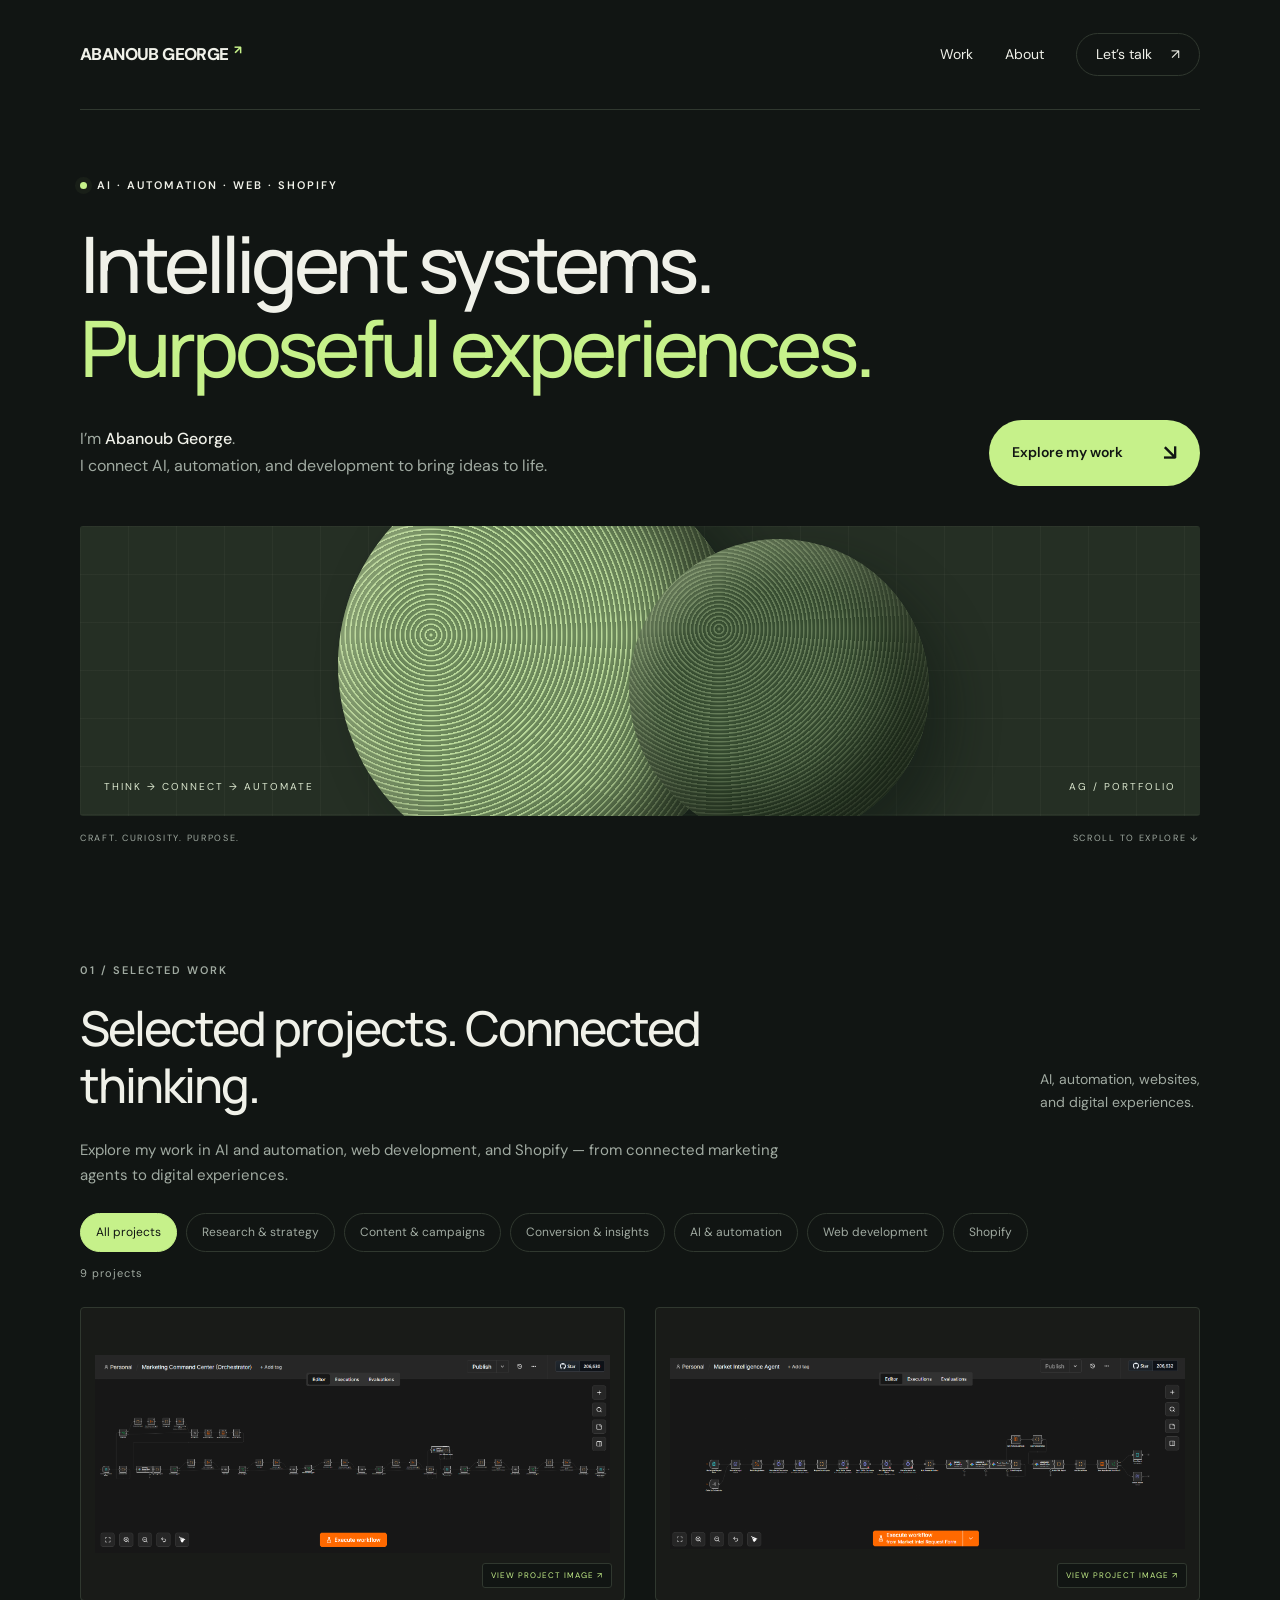
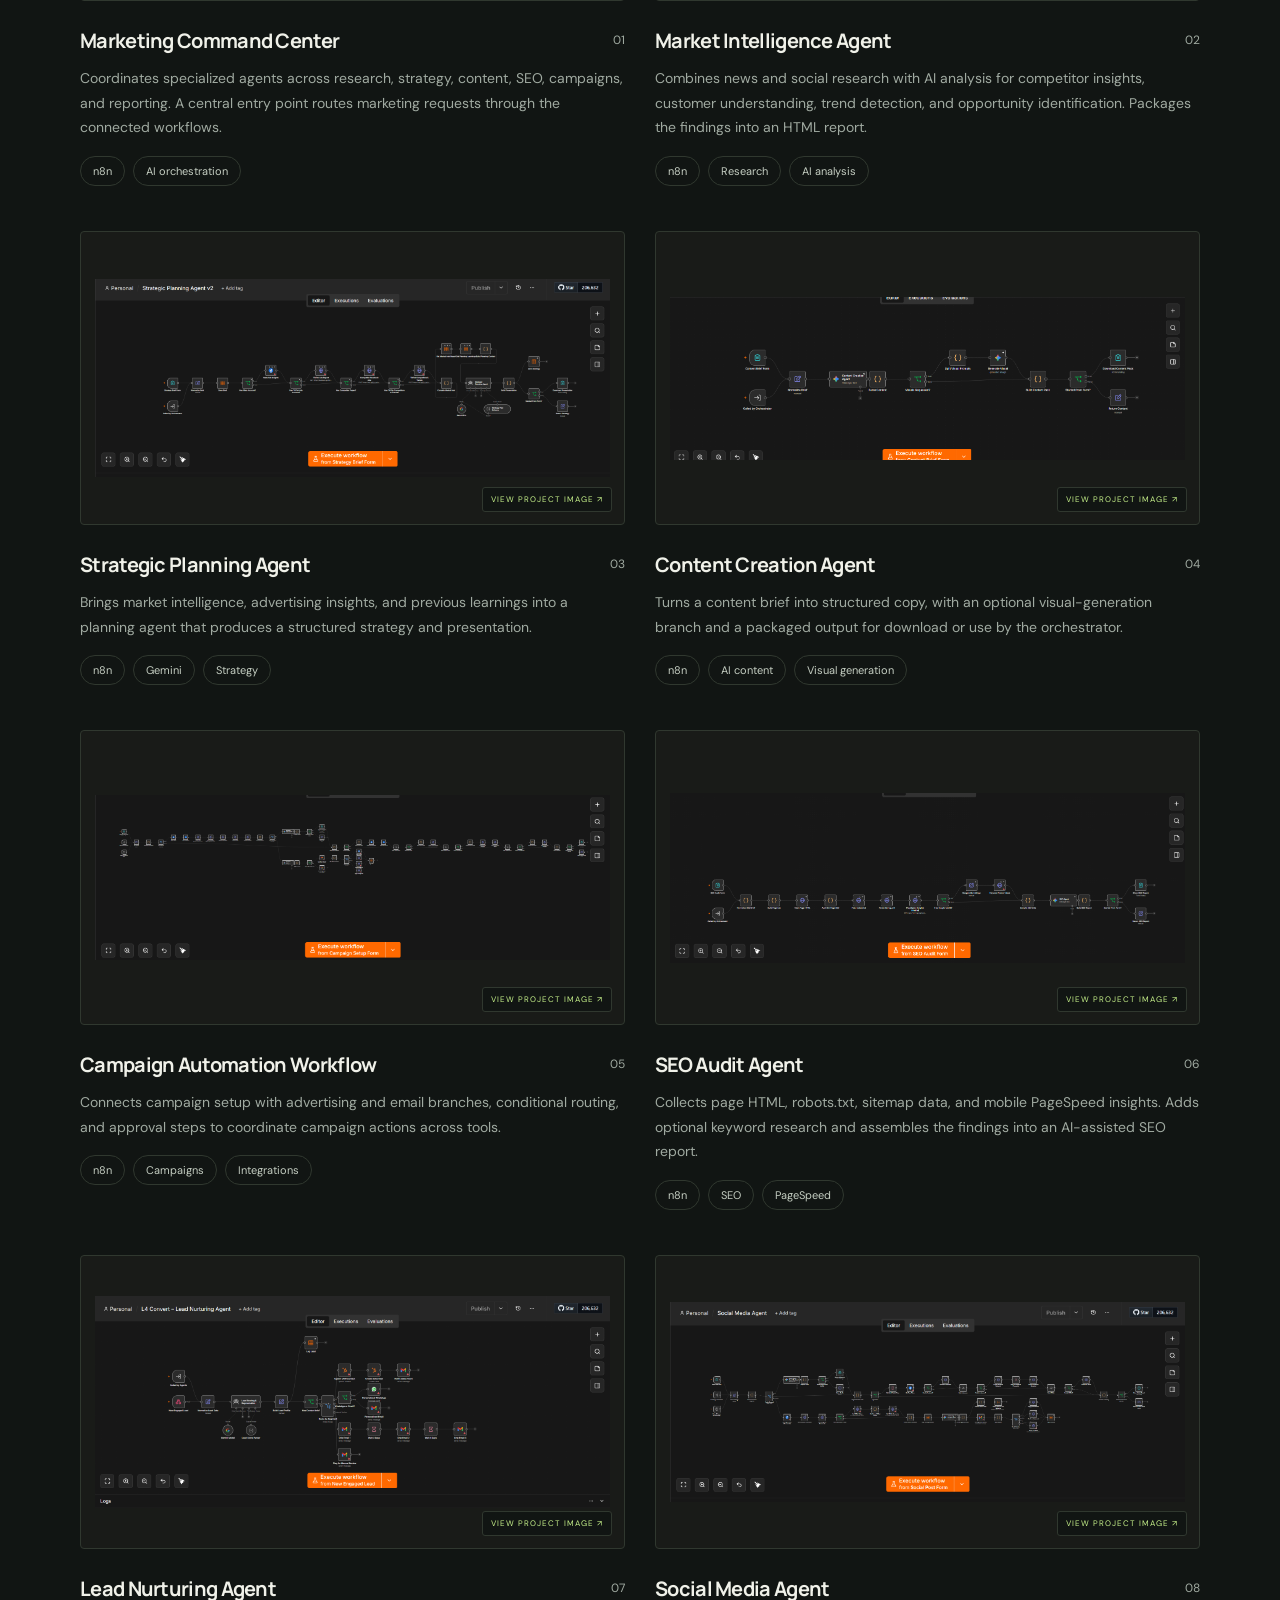
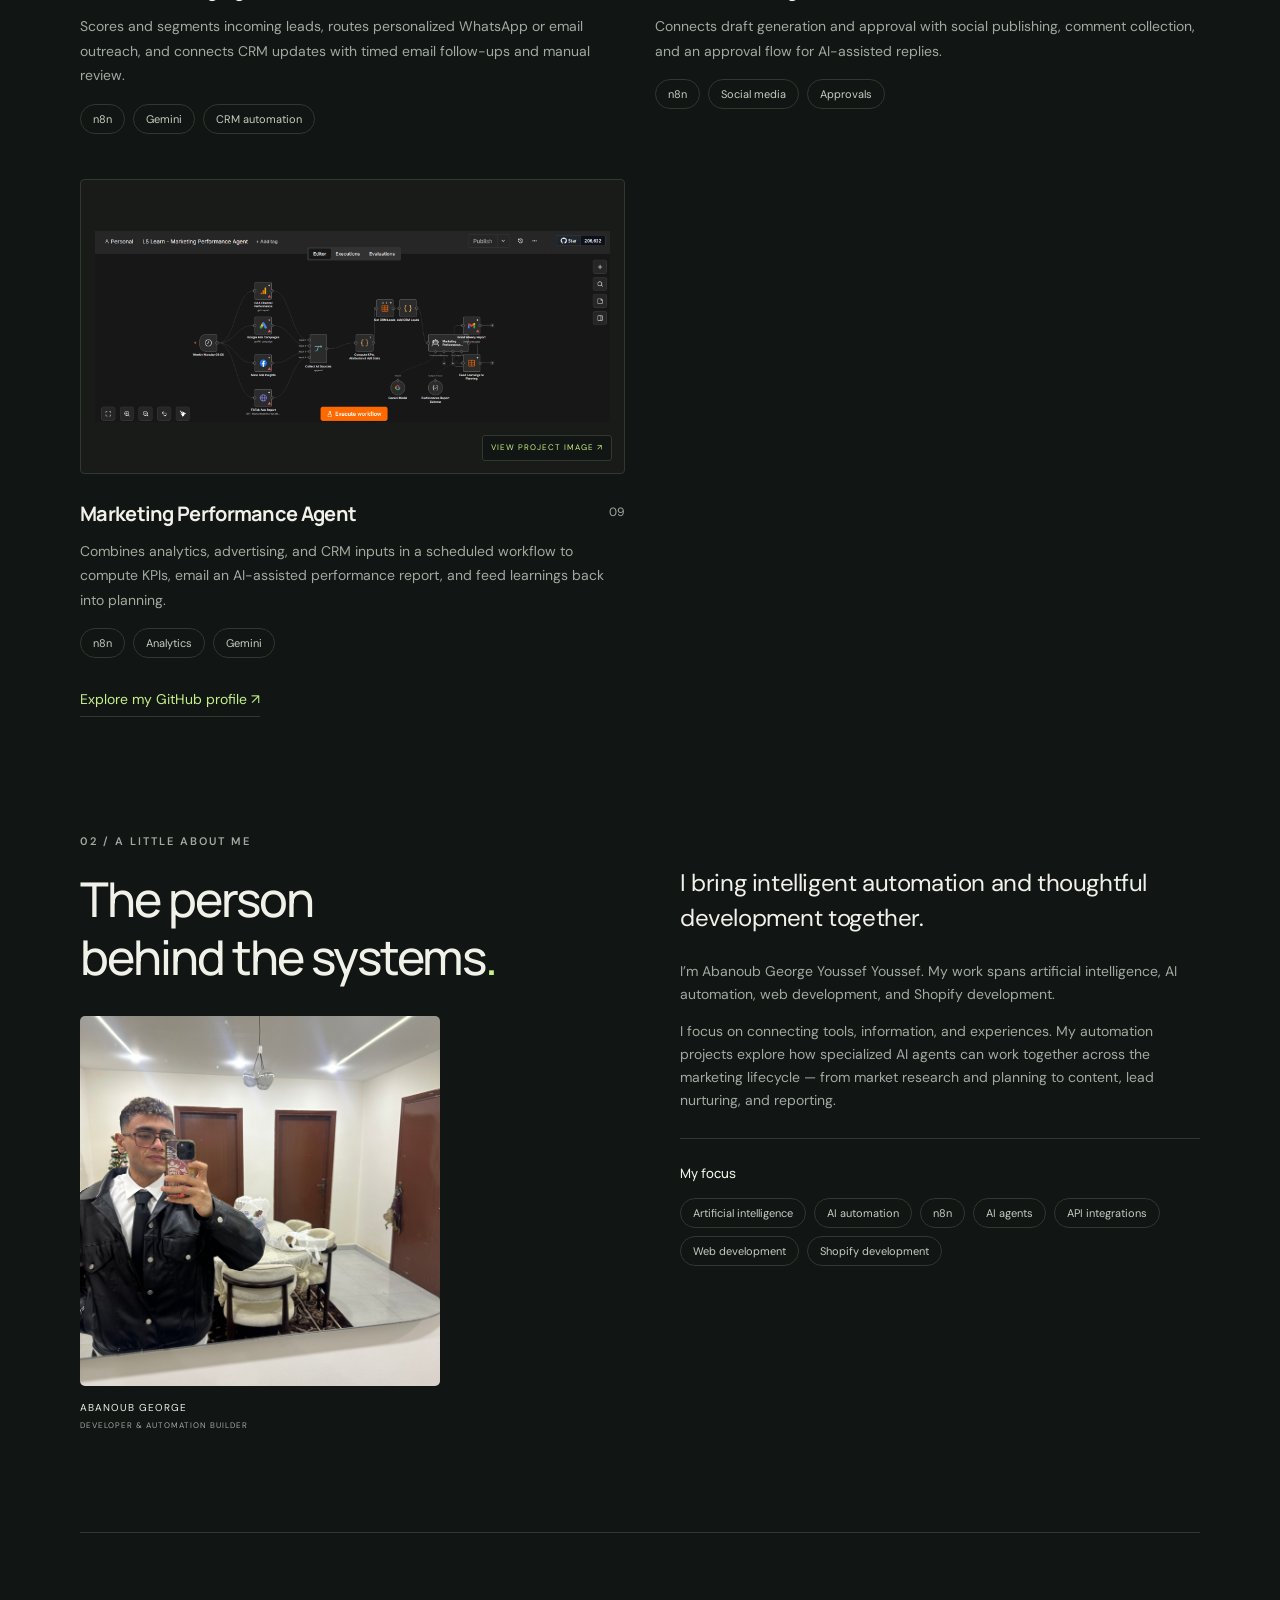
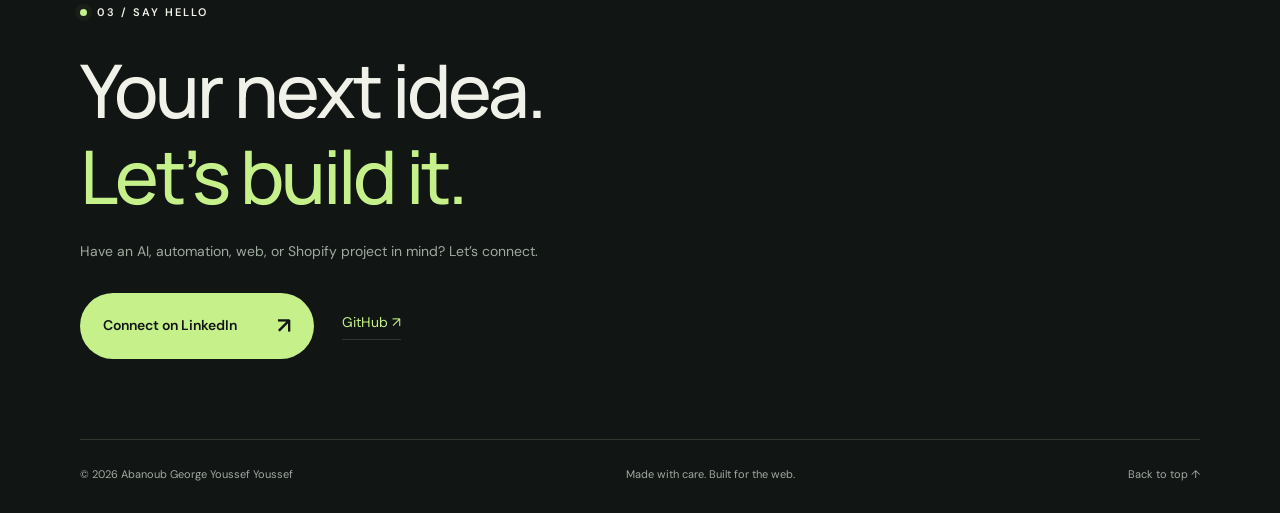
<file: index.html>
<!doctype html>
<html lang="en">
<head>
  <meta charset="utf-8">
  <meta name="viewport" content="width=device-width, initial-scale=1">
  <meta name="description" content="Abanoub George Youssef Youssef — AI, AI automation, web development, and Shopify development. Explore my connected marketing agents and automation workflows.">
  <meta name="theme-color" content="#111513">
  <title>Abanoub George | AI, Automation & Web Development</title>
  <link rel="icon" href="favicon.svg" type="image/svg+xml">
  <link rel="stylesheet" href="styles.css">
  <link rel="stylesheet" href="personal.css">
  <link rel="stylesheet" href="reviews.css">
</head>
<body>
  <a class="skip-link" href="#main">Skip to content</a>
  <header class="header wrap">
    <a class="brand" href="#" aria-label="Portfolio home">ABANOUB GEORGE<span>↗</span></a>
    <nav aria-label="Main navigation"><a href="#work">Work</a><a href="#about">About</a><a class="nav-contact" href="#contact">Let’s talk <span aria-hidden="true">↗</span></a></nav>
  </header>
  <main id="main">
    <section class="hero wrap" aria-labelledby="hero-title">
      <div class="eyebrow"><span class="dot"></span> AI · AUTOMATION · WEB · SHOPIFY</div>
      <h1 id="hero-title">Intelligent systems.<br><span>Purposeful experiences.</span></h1>
      <div class="hero-bottom"><p>I’m <strong>Abanoub George</strong>.<br>I connect AI, automation, and development to bring ideas to life.</p><a class="button" href="#work">Explore my work <span aria-hidden="true">↘</span></a></div>
      <div class="hero-art" aria-hidden="true"><div class="art-grid"></div><div class="orb orb-one"></div><div class="orb orb-two"></div><div class="art-label">THINK → CONNECT → AUTOMATE</div><span class="art-number">AG / PORTFOLIO</span></div>
      <div class="hero-caption"><span>CRAFT. CURIOSITY. PURPOSE.</span><span>SCROLL TO EXPLORE ↓</span></div>
    </section>
    <section id="work" class="section wrap" aria-labelledby="work-title">
      <div class="section-heading"><div><p class="eyebrow">01 / SELECTED WORK</p><h2 id="work-title">Selected projects. Connected thinking.</h2></div><p>AI, automation, websites,<br>and digital experiences.</p></div>
      <p class="work-intro">Explore my work in AI and automation, web development, and Shopify — from connected marketing agents to digital experiences.</p>
      <div class="filters" role="group" aria-label="Filter projects" hidden><button type="button" class="filter active" data-filter="all" aria-pressed="true">All projects</button><button type="button" class="filter" data-filter="strategy" aria-pressed="false">Research & strategy</button><button type="button" class="filter" data-filter="execution" aria-pressed="false">Content & campaigns</button><button type="button" class="filter" data-filter="growth" aria-pressed="false">Conversion & insights</button><button type="button" class="filter" data-filter="ai" aria-pressed="false">AI & automation</button><button type="button" class="filter" data-filter="web" aria-pressed="false">Web development</button><button type="button" class="filter" data-filter="shopify" aria-pressed="false">Shopify</button></div>
      <p id="project-count" class="project-count" aria-live="polite"></p>
      <div class="projects">
<!-- PROJECTS:START -->
<article class="project" data-category="strategy"><a class="project-art screenshot" href="assets/orchestrator.png" data-preview="Marketing Command Center" aria-label="Enlarge Marketing Command Center screenshot"><img src="assets/orchestrator.png" alt="Marketing Command Center project screenshot" loading="lazy"><span class="image-hint">VIEW PROJECT IMAGE ↗</span></a><div class="project-meta"><h3>Marketing Command Center</h3><span>01</span></div><p>Coordinates specialized agents across research, strategy, content, SEO, campaigns, and reporting. A central entry point routes marketing requests through the connected workflows.</p><div class="tags"><span>n8n</span><span>AI orchestration</span></div><div class="project-links"></div></article>
<article class="project" data-category="strategy"><a class="project-art screenshot" href="assets/market-intelligence.png" data-preview="Market Intelligence Agent" aria-label="Enlarge Market Intelligence Agent screenshot"><img src="assets/market-intelligence.png" alt="Market Intelligence Agent project screenshot" loading="lazy"><span class="image-hint">VIEW PROJECT IMAGE ↗</span></a><div class="project-meta"><h3>Market Intelligence Agent</h3><span>02</span></div><p>Combines news and social research with AI analysis for competitor insights, customer understanding, trend detection, and opportunity identification. Packages the findings into an HTML report.</p><div class="tags"><span>n8n</span><span>Research</span><span>AI analysis</span></div><div class="project-links"></div></article>
<article class="project" data-category="strategy"><a class="project-art screenshot" href="assets/strategic-planning.png" data-preview="Strategic Planning Agent" aria-label="Enlarge Strategic Planning Agent screenshot"><img src="assets/strategic-planning.png" alt="Strategic Planning Agent project screenshot" loading="lazy"><span class="image-hint">VIEW PROJECT IMAGE ↗</span></a><div class="project-meta"><h3>Strategic Planning Agent</h3><span>03</span></div><p>Brings market intelligence, advertising insights, and previous learnings into a planning agent that produces a structured strategy and presentation.</p><div class="tags"><span>n8n</span><span>Gemini</span><span>Strategy</span></div><div class="project-links"></div></article>
<article class="project" data-category="execution"><a class="project-art screenshot" href="assets/content-creation.png" data-preview="Content Creation Agent" aria-label="Enlarge Content Creation Agent screenshot"><img src="assets/content-creation.png" alt="Content Creation Agent project screenshot" loading="lazy"><span class="image-hint">VIEW PROJECT IMAGE ↗</span></a><div class="project-meta"><h3>Content Creation Agent</h3><span>04</span></div><p>Turns a content brief into structured copy, with an optional visual-generation branch and a packaged output for download or use by the orchestrator.</p><div class="tags"><span>n8n</span><span>AI content</span><span>Visual generation</span></div><div class="project-links"></div></article>
<article class="project" data-category="execution"><a class="project-art screenshot" href="assets/campaign-automation.png" data-preview="Campaign Automation Workflow" aria-label="Enlarge Campaign Automation Workflow screenshot"><img src="assets/campaign-automation.png" alt="Campaign Automation Workflow project screenshot" loading="lazy"><span class="image-hint">VIEW PROJECT IMAGE ↗</span></a><div class="project-meta"><h3>Campaign Automation Workflow</h3><span>05</span></div><p>Connects campaign setup with advertising and email branches, conditional routing, and approval steps to coordinate campaign actions across tools.</p><div class="tags"><span>n8n</span><span>Campaigns</span><span>Integrations</span></div><div class="project-links"></div></article>
<article class="project" data-category="growth"><a class="project-art screenshot" href="assets/seo-agent.png" data-preview="SEO Audit Agent" aria-label="Enlarge SEO Audit Agent screenshot"><img src="assets/seo-agent.png" alt="SEO Audit Agent project screenshot" loading="lazy"><span class="image-hint">VIEW PROJECT IMAGE ↗</span></a><div class="project-meta"><h3>SEO Audit Agent</h3><span>06</span></div><p>Collects page HTML, robots.txt, sitemap data, and mobile PageSpeed insights. Adds optional keyword research and assembles the findings into an AI-assisted SEO report.</p><div class="tags"><span>n8n</span><span>SEO</span><span>PageSpeed</span></div><div class="project-links"></div></article>
<article class="project" data-category="growth"><a class="project-art screenshot" href="assets/lead-nurturing.png" data-preview="Lead Nurturing Agent" aria-label="Enlarge Lead Nurturing Agent screenshot"><img src="assets/lead-nurturing.png" alt="Lead Nurturing Agent project screenshot" loading="lazy"><span class="image-hint">VIEW PROJECT IMAGE ↗</span></a><div class="project-meta"><h3>Lead Nurturing Agent</h3><span>07</span></div><p>Scores and segments incoming leads, routes personalized WhatsApp or email outreach, and connects CRM updates with timed email follow-ups and manual review.</p><div class="tags"><span>n8n</span><span>Gemini</span><span>CRM automation</span></div><div class="project-links"></div></article>
<article class="project" data-category="execution"><a class="project-art screenshot" href="assets/social-media.png" data-preview="Social Media Agent" aria-label="Enlarge Social Media Agent screenshot"><img src="assets/social-media.png" alt="Social Media Agent project screenshot" loading="lazy"><span class="image-hint">VIEW PROJECT IMAGE ↗</span></a><div class="project-meta"><h3>Social Media Agent</h3><span>08</span></div><p>Connects draft generation and approval with social publishing, comment collection, and an approval flow for AI-assisted replies.</p><div class="tags"><span>n8n</span><span>Social media</span><span>Approvals</span></div><div class="project-links"></div></article>
<article class="project" data-category="growth"><a class="project-art screenshot" href="assets/marketing-performance.png" data-preview="Marketing Performance Agent" aria-label="Enlarge Marketing Performance Agent screenshot"><img src="assets/marketing-performance.png" alt="Marketing Performance Agent project screenshot" loading="lazy"><span class="image-hint">VIEW PROJECT IMAGE ↗</span></a><div class="project-meta"><h3>Marketing Performance Agent</h3><span>09</span></div><p>Combines analytics, advertising, and CRM inputs in a scheduled workflow to compute KPIs, email an AI-assisted performance report, and feed learnings back into planning.</p><div class="tags"><span>n8n</span><span>Analytics</span><span>Gemini</span></div><div class="project-links"></div></article>
<!-- PROJECTS:END -->
      </div>
      <a class="text-link" href="https://github.com/abanoubgeorge20" target="_blank" rel="noopener noreferrer">Explore my GitHub profile ↗</a>
    </section>
    <section id="about" class="section wrap about" aria-labelledby="about-title"><div><p class="eyebrow">02 / A LITTLE ABOUT ME</p><h2 id="about-title">The person<br>behind the systems<span class="accent">.</span></h2><figure class="portrait"><img src="assets/abanoub-george.jpg" alt="Abanoub George Youssef Youssef" width="3024" height="4032" loading="lazy"><figcaption>ABANOUB GEORGE <span>DEVELOPER &amp; AUTOMATION BUILDER</span></figcaption></figure></div><div class="about-copy"><p class="large-copy">I bring intelligent automation and thoughtful development together.</p><p>I’m Abanoub George Youssef Youssef. My work spans artificial intelligence, AI automation, web development, and Shopify development.</p><p>I focus on connecting tools, information, and experiences. My automation projects explore how specialized AI agents can work together across the marketing lifecycle — from market research and planning to content, lead nurturing, and reporting.</p><div class="skills"><h3>My focus</h3><div class="tags"><span>Artificial intelligence</span><span>AI automation</span><span>n8n</span><span>AI agents</span><span>API integrations</span><span>Web development</span><span>Shopify development</span></div></div></div></section>
    <!-- REVIEWS:START -->

<!-- REVIEWS:END -->
    <section id="contact" class="contact wrap" aria-labelledby="contact-title"><p class="eyebrow"><span class="dot"></span>03 / SAY HELLO</p><h2 id="contact-title">Your next idea.<br><span>Let’s build it.</span></h2><p>Have an AI, automation, web, or Shopify project in mind? Let’s connect.</p><div class="social-links"><a class="button" href="https://www.linkedin.com/in/abanoubgeorge23/" target="_blank" rel="noopener noreferrer">Connect on LinkedIn <span aria-hidden="true">↗</span></a><a class="text-link" href="https://github.com/abanoubgeorge20" target="_blank" rel="noopener noreferrer">GitHub ↗</a></div></section>
  </main>
  <footer class="footer wrap"><span>© <span id="year">2026</span> Abanoub George Youssef Youssef</span><span>Made with care. Built for the web.</span><a href="#">Back to top ↑</a></footer>
  <dialog id="image-dialog" aria-labelledby="preview-title"><div class="preview-header"><h2 id="preview-title">Project preview</h2><button type="button" class="dialog-close" aria-label="Close screenshot preview">✕</button></div><div class="preview-scroll"><img id="preview-image" alt=""></div><p>Scroll horizontally to explore the full workflow.</p></dialog>
  <script src="script.js"></script>
</body>
</html>
</file>
<file: styles.css>
@import url('https://fonts.googleapis.com/css2?family=DM+Sans:wght@400;500;600;700&family=Manrope:wght@400;500;600;700;800&display=swap');
:root{--bg:#111513;--surface:#1a201c;--text:#f0f1e9;--muted:#a0aaa1;--accent:#c6f18a;--line:#30382f}*{box-sizing:border-box}html{scroll-behavior:smooth;scroll-padding-top:30px}body{margin:0;background:var(--bg);color:var(--text);font-family:'DM Sans',sans-serif;font-size:16px;line-height:1.65}a{color:inherit;text-decoration:none}a:focus-visible{outline:2px solid var(--accent);outline-offset:7px}::selection{background:var(--accent);color:var(--bg)}.wrap{width:min(1120px,calc(100% - 80px));margin-inline:auto}.header{display:flex;justify-content:space-between;align-items:center;min-height:110px;border-bottom:1px solid var(--line)}.brand{font-size:17px;font-weight:800;letter-spacing:-.6px}.brand span{color:var(--accent);vertical-align:super;font-size:12px;margin-left:5px}nav{display:flex;align-items:center;gap:32px;font-size:14px}nav>a:hover,.footer a:hover{color:var(--accent)}.nav-contact{border:1px solid var(--line);border-radius:30px;padding:9px 19px}.nav-contact span{margin-left:15px}.hero{padding-top:66px}.eyebrow{font-size:11px;letter-spacing:2px;font-weight:600;display:flex;align-items:center;gap:10px}.dot{width:7px;height:7px;border-radius:50%;background:var(--accent);display:inline-block;box-shadow:0 0 0 5px #c6f18a0b}h1,h2,h3,p{margin-top:0}h1,h2,h3{font-family:Manrope,sans-serif}h1{font-size:clamp(52px,7.9vw,98px);font-weight:500;line-height:1.08;letter-spacing:-6px;margin:27px 0 30px}h1>span{color:var(--accent)}.hero-bottom{display:flex;justify-content:space-between;align-items:center;margin-bottom:40px}.hero-bottom p{color:var(--muted);margin:0;font-size:16px}.hero-bottom strong{color:var(--text);font-weight:500}.button{display:flex;gap:40px;align-items:center;padding:15px 23px;background:var(--accent);color:var(--bg);border-radius:40px;font-size:14px;font-weight:600;transition:transform .2s}.button:hover{transform:translateY(-3px)}.button span{font-size:22px}.hero-art{height:290px;background:#252f24;position:relative;overflow:hidden;border-radius:3px}.art-grid{position:absolute;inset:0;background-image:linear-gradient(#e7f6c909 1px,transparent 1px),linear-gradient(90deg,#e7f6c909 1px,transparent 1px);background-size:48px 48px}.orb{position:absolute;width:410px;height:410px;border-radius:50%;top:-66px;box-shadow:inset -35px -35px 70px #080e09b3,inset 10px 15px 40px #f1ffcc55,20px 25px 50px #0b130e66}.orb-one{left:23%;background:repeating-radial-gradient(ellipse at 30% 30%,#b9d89a 0px,#b9d89a 1px,#6c885b 2px,#6c885b 5px);transform:rotate(-30deg)}.orb-two{left:49%;top:13px;width:300px;height:300px;background:repeating-radial-gradient(ellipse at 30% 30%,#667d59 0px,#667d59 1px,#384e32 2px,#384e32 4px)}.art-label,.art-number{position:absolute;bottom:20px;font-size:10px;letter-spacing:2px;color:#dbe7ce}.art-label{left:24px}.art-number{right:24px}.hero-caption{display:flex;justify-content:space-between;font-size:9px;letter-spacing:1.7px;color:var(--muted);margin-top:15px}.section{padding-top:115px}.section-heading{display:flex;justify-content:space-between;align-items:end;margin-bottom:20px}.section-heading .eyebrow,.about .eyebrow{color:var(--muted);margin-bottom:20px}h2{font-size:clamp(32px,4vw,48px);letter-spacing:-2px;line-height:1.2;font-weight:500;margin-bottom:0}.section-heading>p{font-size:14px;color:var(--muted);margin-bottom:0}.template-note{color:var(--muted);font-size:12px;margin-bottom:25px}.projects{display:grid;grid-template-columns:1fr 1fr;gap:30px}.project-art{height:340px;display:flex;align-items:center;justify-content:center;overflow:hidden;border-radius:4px}.dashboard{background:#c2cdb7}.mock-window{width:83%;background:#f8faf5;color:#252e24;box-shadow:0 20px 40px #25361a25;border-radius:7px;transform:rotate(-5deg)}.mock-top{border-bottom:1px solid #e2e8df;padding:15px 20px;display:flex;justify-content:space-between;align-items:center}.mock-top b{font-size:17px}.mock-top>span{font-size:8px;color:#758171}.mock-body{display:flex}.mock-sidebar{padding:18px;line-height:2.8;font-size:12px;border-right:1px solid #e2e8df;color:#798771}.mock-content{padding:23px 18px;flex:1}.mock-small{font-size:6px;letter-spacing:1.3px}.mock-title{font-size:17px;font-weight:600;margin:9px 0 15px;letter-spacing:-.6px}.mock-stats{display:flex;gap:35px;font-size:23px;line-height:1.2}.mock-stats span{display:block;font-size:7px;color:#7b8675;margin-top:5px}.bars{height:62px;display:flex;gap:8px;align-items:end;border-bottom:1px solid #dce4d6;margin-top:12px}.bars i{background:#7f9a66;width:10%;height:35%;border-radius:3px 3px 0 0}.bars i:nth-child(2n){height:65%;background:#c0cfac}.bars i:nth-child(3n){height:50%}.bars i:nth-child(4n){height:90%}.editorial{background:#c7bcae}.editorial-page{position:relative;background:#eee8dc;width:77%;height:280px;color:#463d30;padding:20px 23px;transform:rotate(5deg);box-shadow:0 20px 40px #3b291f25}.editorial-nav{display:flex;justify-content:space-between;font-size:7px;letter-spacing:1px;border-bottom:1px solid #cfc6b5;padding-bottom:10px}.editorial-nav span{font-size:5px}.editorial-title{font-family:Georgia,serif;font-size:44px;line-height:1.05;position:relative;z-index:1;margin-top:22px}.editorial-title em{font-weight:400}.sculpture{position:absolute;width:120px;height:156px;right:23px;bottom:40px;border:27px solid #ab653c;border-radius:70px 70px 12px 12px;transform:rotate(-15deg);box-shadow:inset 7px 5px 14px #62341750,8px 10px 16px #65442630;background:#dfd4c0}.editorial-footer{position:absolute;bottom:17px;left:23px;right:23px;display:flex;justify-content:space-between;font-size:6px;letter-spacing:1px}.project-meta{display:flex;justify-content:space-between;align-items:center;margin-top:23px}.project-meta h3{font-size:22px;letter-spacing:-.7px;margin:0}.project-meta>span{color:var(--muted);font-size:12px}.project>p{font-size:14px;color:var(--muted);margin:9px 0 16px}.tags{display:flex;gap:8px;flex-wrap:wrap}.tags>span{font-size:11px;padding:5px 12px;border:1px solid var(--line);border-radius:20px;color:#c5cec2}.about{display:grid;grid-template-columns:1fr 1fr;gap:80px;padding-bottom:100px}.accent{color:var(--accent)}.monogram{margin-top:34px;display:flex;align-items:center;gap:20px;color:var(--accent);font-family:Manrope,sans-serif;font-size:46px;letter-spacing:-4px}.monogram span{font-family:'DM Sans',sans-serif;font-size:9px;letter-spacing:1.4px;color:var(--muted);border-left:1px solid var(--line);padding-left:20px}.about-copy{padding-top:34px}.large-copy{font-size:24px;line-height:1.45;letter-spacing:-.4px}.about-copy>p:not(.large-copy){color:var(--muted);font-size:14px}.skills{border-top:1px solid var(--line);padding-top:24px;margin-top:26px}.skills h3{font-size:13px;font-weight:500;display:flex;align-items:center;justify-content:space-between;gap:10px}.skills h3 span{font-size:7px;letter-spacing:1px;color:var(--muted)}.contact{border-top:1px solid var(--line);padding-top:70px;padding-bottom:80px}.contact h2{font-size:clamp(42px,6vw,74px);line-height:1.15;letter-spacing:-3px;margin:26px 0 22px}.contact h2 span{color:var(--accent)}.contact>p:not(.eyebrow){color:var(--muted);font-size:14px}.contact-placeholder{display:inline-flex;gap:50px;padding-bottom:12px;border-bottom:1px solid var(--accent);font-size:18px}.contact-placeholder span{color:var(--accent)}.footer{border-top:1px solid var(--line);display:flex;justify-content:space-between;padding-top:25px;padding-bottom:30px;color:var(--muted);font-size:11px}.skip-link{position:absolute;top:-100px;left:20px;background:var(--accent);color:var(--bg);padding:10px 20px;z-index:10}.skip-link:focus{top:10px}@media(min-width:1500px){.hero{padding-top:85px}}@media(max-width:760px){.wrap{width:calc(100% - 40px)}.header{min-height:86px}.brand{font-size:13px}nav{gap:16px;font-size:12px}.nav-contact{padding:7px 10px}.nav-contact span{margin-left:6px}.hero{padding-top:45px}h1{letter-spacing:-3px;font-size:clamp(43px,9vw,67px)}.hero-bottom{gap:24px;align-items:start;flex-direction:column}.hero-art{height:240px}.orb-one{left:0;width:330px;height:330px;top:-45px}.orb-two{left:43%;width:245px;height:245px;top:15px}.hero-caption{font-size:7px;letter-spacing:1px}.section{padding-top:75px}.section-heading{align-items:start;gap:20px}.section-heading>p{display:none}.projects{grid-template-columns:1fr;gap:40px}.project-art{height:330px}.about{grid-template-columns:1fr;gap:10px;padding-bottom:60px}.about-copy{padding-top:20px}.monogram{margin-top:22px}.contact{padding:50px 0 60px}.contact h2{letter-spacing:-2px}.footer{flex-wrap:wrap;gap:15px}.footer>span:nth-child(2){display:none}}@media(prefers-reduced-motion:reduce){html{scroll-behavior:auto}.button{transition:none}}
</file>
<file: personal.css>
/* Personalized project gallery and accessible screenshot previews. */
.project-links{display:flex;gap:20px;margin-top:14px;font-size:12px;color:var(--accent)}.project-links a:hover{text-decoration:underline}.project-links:empty{display:none}
.portrait{margin:30px 0 0;max-width:360px}.portrait img{display:block;width:100%;height:370px;object-fit:cover;object-position:25% 37%;border-radius:5px}.portrait figcaption{font-size:10px;letter-spacing:1px;margin-top:14px;color:var(--text)}.portrait figcaption span{display:block;font-size:8px;color:var(--muted);margin-top:3px}
h1{font-size:clamp(42px,6.3vw,78px);letter-spacing:-4px}
.section-heading{gap:32px}.section-heading h2{max-width:700px}.section-heading>p{flex-shrink:0}
.work-intro{color:var(--muted);max-width:700px;font-size:15px;margin:24px 0}
.filters{display:flex;flex-wrap:wrap;gap:9px;margin:25px 0 12px}.filters[hidden],.project[hidden]{display:none}
button{font:inherit;cursor:pointer}button:focus-visible{outline:2px solid var(--accent);outline-offset:5px}
.filter{background:transparent;color:var(--muted);border:1px solid var(--line);border-radius:24px;padding:9px 15px;font-size:12px}.filter:hover{color:var(--text);border-color:var(--muted)}.filter.active{background:var(--accent);border-color:var(--accent);color:var(--bg)}
.project-count{font-size:11px;letter-spacing:1px;color:var(--muted);margin-bottom:24px}
.projects{row-gap:45px}.project{min-width:0}.project-art.screenshot{height:auto;aspect-ratio:1.85;position:relative;background:#191b18;border:1px solid var(--line);padding:14px;transition:border-color .2s}
.screenshot img{display:block;width:100%;height:100%;object-fit:contain}.screenshot:hover{border-color:var(--accent)}.image-hint{position:absolute;bottom:12px;right:12px;padding:5px 8px;background:#111513ed;color:var(--accent);font-size:8px;letter-spacing:1px;border:1px solid var(--line);border-radius:3px}
.project-meta{gap:15px}.project-meta h3{font-size:20px}.project>p{line-height:1.75}.text-link{display:inline-block;color:var(--accent);font-size:14px;border-bottom:1px solid var(--line);padding-bottom:5px;margin-top:30px}.text-link:hover{border-color:var(--accent)}
.social-links{display:flex;align-items:center;gap:28px;flex-wrap:wrap;margin-top:30px}.social-links .text-link{margin-top:0}
dialog{width:min(1400px,94vw);max-height:90vh;background:var(--bg);color:var(--text);border:1px solid var(--line);border-radius:12px;padding:24px}dialog::backdrop{background:#000c;backdrop-filter:blur(5px)}.preview-header{display:flex;align-items:center;justify-content:space-between;gap:20px;margin-bottom:20px}.preview-header h2{font-size:22px;letter-spacing:-.5px}.dialog-close{flex-shrink:0;color:var(--text);background:var(--surface);border:1px solid var(--line);border-radius:50%;width:42px;height:42px}.preview-scroll{overflow:auto;max-height:65vh;background:#171717}.preview-scroll img{display:block;width:auto;max-width:none;max-height:62vh;min-height:270px}dialog>p{font-size:12px;color:var(--muted);margin:12px 0 0}body:has(dialog[open]){overflow:hidden}
@media(max-width:760px){h1{font-size:clamp(34px,7.8vw,57px);letter-spacing:-2px}.header{flex-wrap:wrap;gap:10px;padding-block:20px}.brand{font-size:12px}nav{gap:12px}.hero .eyebrow{font-size:9px;letter-spacing:1px}.section-heading h2{font-size:34px}.filter{font-size:11px;padding:8px 11px}.project-art.screenshot{aspect-ratio:1.65}.preview-header h2{font-size:18px}dialog{padding:16px}.footer{font-size:10px}}
@media(prefers-reduced-motion:reduce){.screenshot{transition:none}}
</file>
<file: reviews.css>
.client-reviews{padding-top:30px;padding-bottom:85px}.reviews-grid{display:grid;grid-template-columns:repeat(2,minmax(0,1fr));gap:24px;margin-top:30px}.client-review{margin:0;padding:30px;border:1px solid var(--line);background:var(--surface);border-radius:8px;display:flex;flex-direction:column;min-width:0}.review-stars{color:var(--accent);letter-spacing:4px;font-size:18px}.review-stars>span{color:var(--muted)}.client-review blockquote{margin:20px 0 26px;flex:1}.client-review blockquote p{margin:0;font-size:17px;line-height:1.8;white-space:pre-line;overflow-wrap:anywhere}.client-review figcaption{display:flex;align-items:center;gap:14px}.client-initials{width:42px;height:42px;flex-shrink:0;border-radius:50%;background:#c6f18a18;color:var(--accent);display:grid;place-items:center;font-size:14px}.client-review strong{display:block;font-size:14px;font-weight:500;overflow-wrap:anywhere}.client-review small{display:block;color:var(--muted);font-size:12px;overflow-wrap:anywhere}@media(max-width:760px){.reviews-grid{grid-template-columns:1fr}.client-review{padding:24px}.client-reviews{padding-bottom:60px}}

.review-platform{align-self:flex-start;color:var(--accent);border:1px solid var(--line);padding:4px 10px;border-radius:20px;font-size:11px;margin-bottom:16px;overflow-wrap:anywhere;max-width:100%}.review-screenshot{display:block;margin:16px 0 24px;border:1px solid var(--line);border-radius:6px;overflow:hidden;background:#101410}.review-screenshot img{display:block;width:100%;height:auto;max-height:360px;object-fit:contain}.review-screenshot>span{display:block;padding:10px 12px;color:var(--accent);font-size:11px;border-top:1px solid var(--line)}.review-screenshot:hover{border-color:var(--accent)}.review-source{margin-top:20px;font-size:12px;color:var(--accent)}.review-source:hover{text-decoration:underline}.review-preview .preview-scroll img{width:auto;max-width:none;height:auto;max-height:none;min-height:0}
</file>
